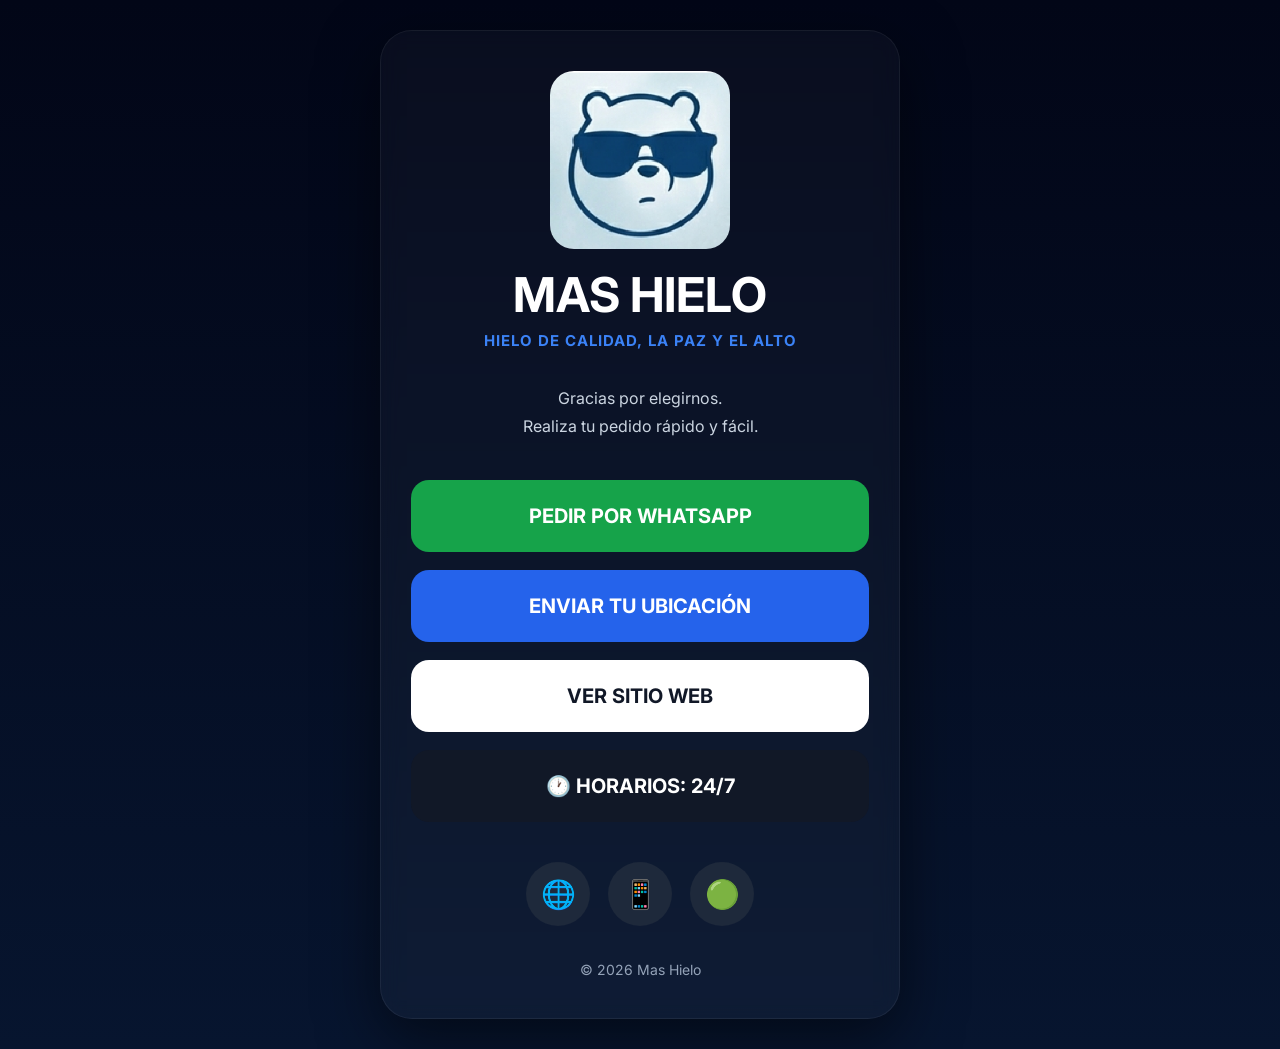
<file: qr/index.html>
<!DOCTYPE html>
<html lang="es">
<head>

  <meta charset="UTF-8">
  <meta name="viewport" content="width=device-width, initial-scale=1.0">
  <title>Mas Hielo QR - Pedí Ahora</title>
  <meta name="description" content="Pedí hielo sanitizado por WhatsApp. Entregas en La Paz y El Alto 24/7.">
  <meta name="robots" content="noindex, follow">
  <link rel="canonical" href="https://mashielo.com/qr/">

  <link rel="preload" href="https://fonts.googleapis.com/css2?family=Inter:wght@300;400;600;700;800&display=swap" as="style" onload="this.onload=null;this.rel='stylesheet'">
  <noscript><link rel="stylesheet" href="https://fonts.googleapis.com/css2?family=Inter:wght@300;400;600;700;800&display=swap"></noscript>

  <link rel="stylesheet" href="style.min.css">

  <link rel="manifest" href="../manifest.json">

  <meta name="theme-color" content="#2563eb">

</head>

<body>

  <div class="container">

    <div class="logo">
      <img src="logo.png" alt="Mas Hielo">
    </div>

    <h1>MAS HIELO</h1>

    <div class="subtitle">
      HIELO DE CALIDAD, LA PAZ Y EL ALTO
    </div>

    <p class="text">
      Gracias por elegirnos.<br>
      Realiza tu pedido rápido y fácil.
    </p>

    <a class="btn green"
    href="https://wa.me/59177784414">
      PEDIR POR WHATSAPP
    </a>

    <a class="btn blue"
    href="https://wa.me/59177784414?text=Hola,%20deseo%20realizar%20un%20pedido%20y%20compartir%20mi%20ubicación">
      ENVIAR TU UBICACIÓN
    </a>

    <a class="btn white"
    href="https://mashielo.com">
      VER SITIO WEB
    </a>

    <div class="btn dark" aria-label="Horarios de atención">
      🕐 HORARIOS: 24/7
    </div>

    <div class="socials">

      <a href="https://mashielo.com" aria-label="Sitio web">
        🌐
      </a>

      <a href="https://wa.me/59177784414" aria-label="WhatsApp">
        📱
      </a>

      <a href="https://wa.me/59177784414" aria-label="Estado de WhatsApp">
        🟢
      </a>

    </div>

    <div class="footer">
      © 2026 Mas Hielo
    </div>

  </div>

</body>
</html>
</file>
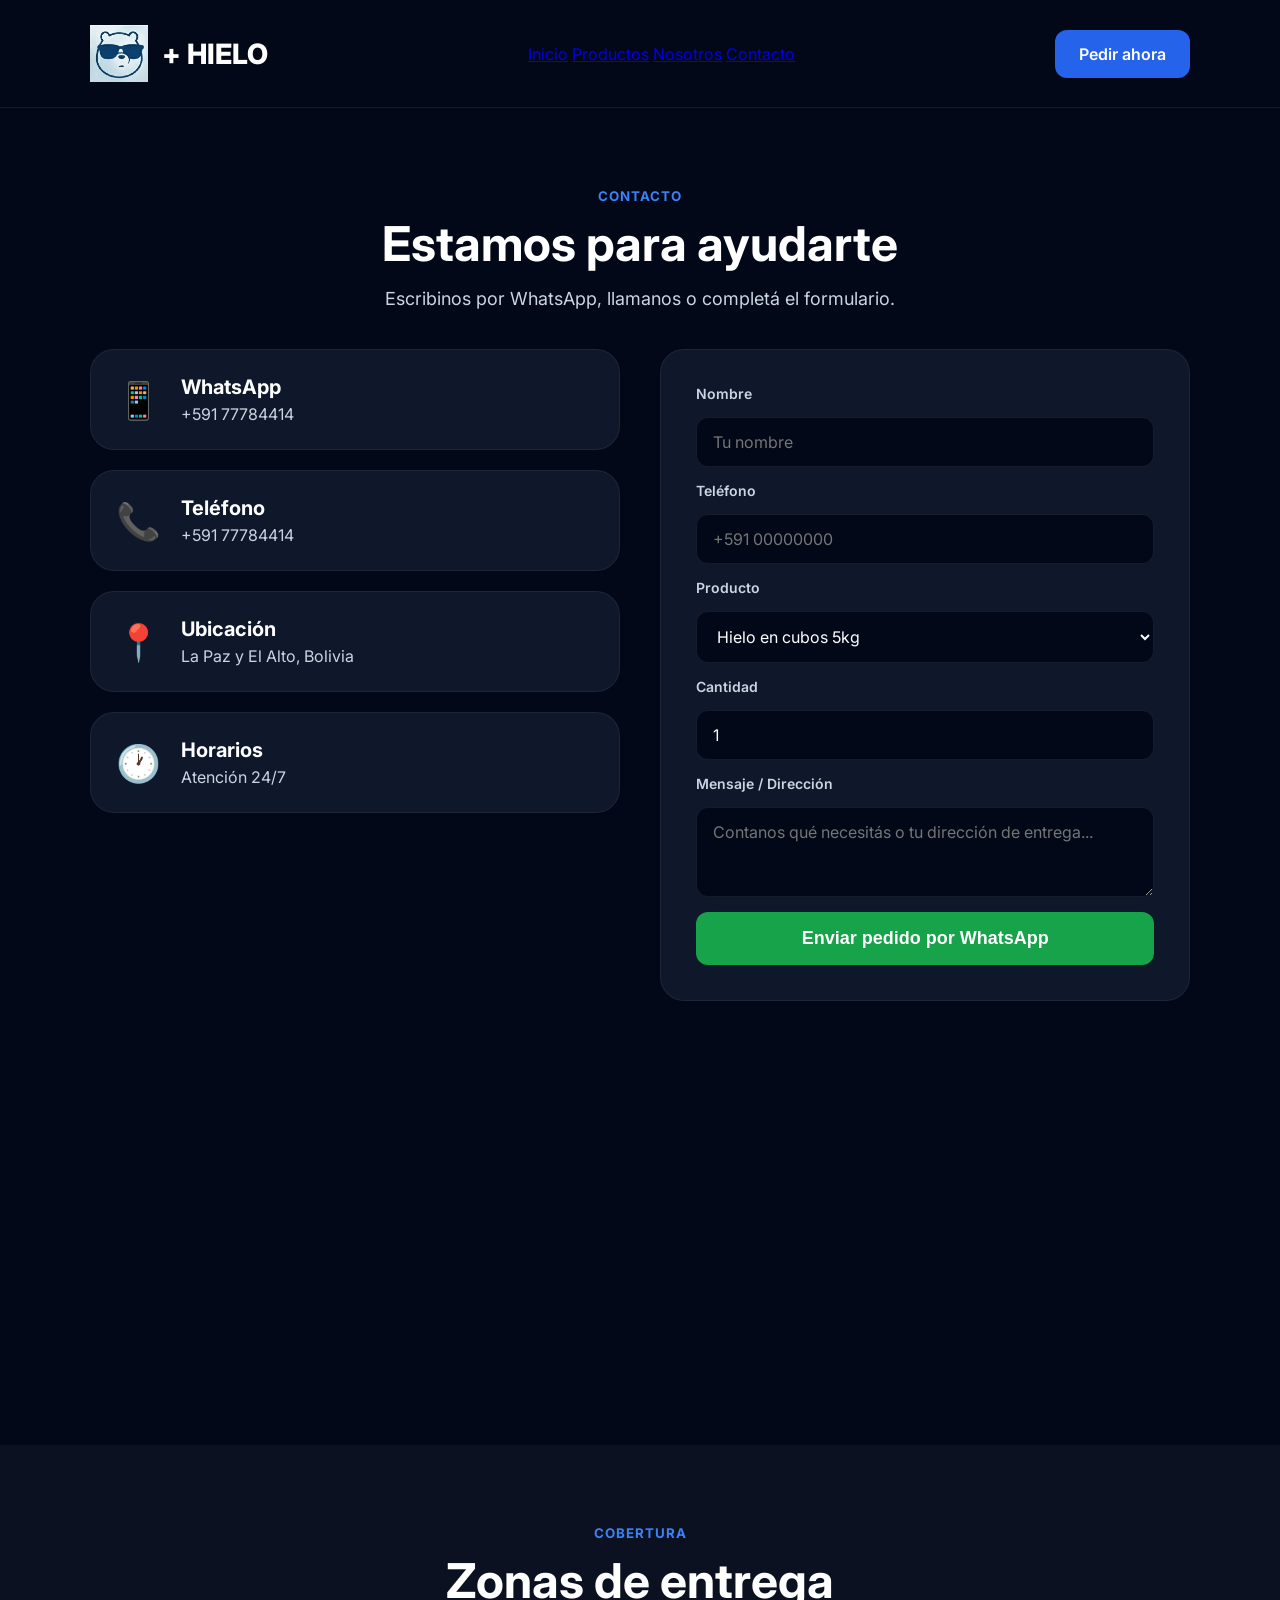
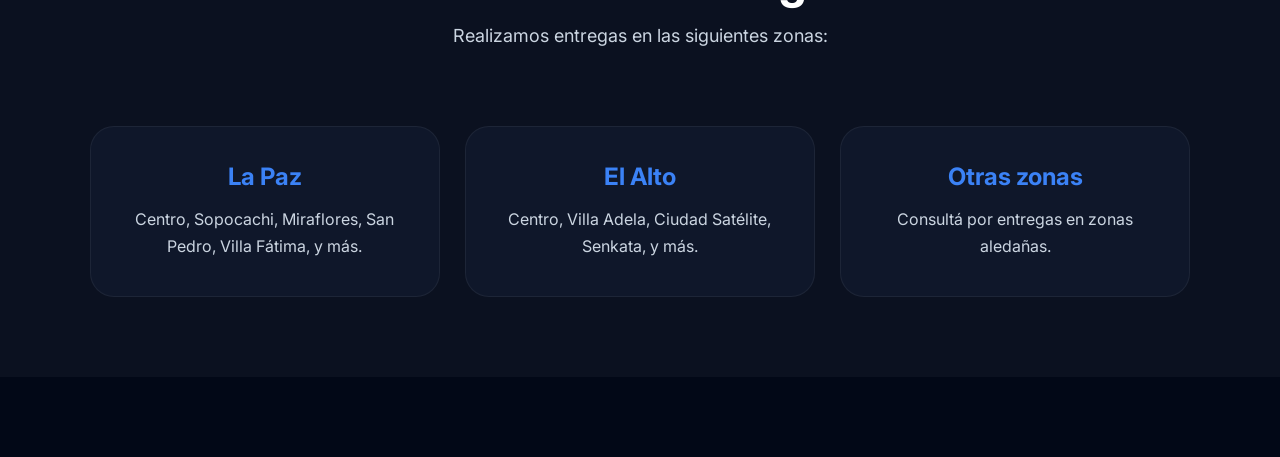
<file: contacto.html>
<!DOCTYPE html>
<html lang="es">
<head>

  <meta charset="UTF-8">
  <meta name="viewport" content="width=device-width, initial-scale=1.0">
  <title>Contacto - Mas Hielo</title>
  <meta name="description" content="Contactá con Mas Hielo. Pedí hielo sanitizado por WhatsApp o completá el formulario. Entregas en La Paz y El Alto 24/7.">
  <meta name="robots" content="index, follow">
  <link rel="canonical" href="https://mashielo.com/contacto.html">

  <meta property="og:type" content="website">
  <meta property="og:url" content="https://mashielo.com/contacto.html">
  <meta property="og:title" content="Contacto - Mas Hielo">
  <meta property="og:description" content="Contactá con Mas Hielo. Pedí hielo sanitizado por WhatsApp o completá el formulario.">
  <meta property="og:image" content="https://mashielo.com/logo.png">
  <meta property="og:locale" content="es_BO">

  <link rel="preload" href="https://fonts.googleapis.com/css2?family=Inter:wght@300;400;600;700;800&display=swap" as="style" onload="this.onload=null;this.rel='stylesheet'">
  <noscript><link rel="stylesheet" href="https://fonts.googleapis.com/css2?family=Inter:wght@300;400;600;700;800&display=swap"></noscript>

  <link rel="stylesheet" href="style.min.css">

  <link rel="manifest" href="../manifest.json">

  <meta name="theme-color" content="#2563eb">

</head>
<body>

<header>

  <div class="logo">

    <img src="../logo.png" alt="Mas Hielo">

    <span>+ HIELO</span>

  </div>

  <nav>
    <a href="../#inicio">Inicio</a>
    <a href="../#productos">Productos</a>
    <a href="../#nosotros">Nosotros</a>
    <a href="#contacto">Contacto</a>
  </nav>

  <a class="btn-nav" href="/qr">
    Pedir ahora
  </a>

</header>

<section class="contacto-page" id="contacto">

  <div class="section-header">

    <small>CONTACTO</small>

    <h2>Estamos para ayudarte</h2>

    <p>Escribinos por WhatsApp, llamanos o completá el formulario.</p>

  </div>

  <div class="contacto-layout">

    <div class="contacto-info">

      <a class="contacto-item" href="https://wa.me/59177784414">

        <div class="contacto-item-icon">📱</div>

        <div>

          <h3>WhatsApp</h3>

          <p>+591 77784414</p>

        </div>

      </a>

      <a class="contacto-item" href="tel:+59177784414">

        <div class="contacto-item-icon">📞</div>

        <div>

          <h3>Teléfono</h3>

          <p>+591 77784414</p>

        </div>

      </a>

      <div class="contacto-item">

        <div class="contacto-item-icon">📍</div>

        <div>

          <h3>Ubicación</h3>

          <p>La Paz y El Alto, Bolivia</p>

        </div>

      </div>

      <div class="contacto-item">

        <div class="contacto-item-icon">🕐</div>

        <div>

          <h3>Horarios</h3>

          <p>Atención 24/7</p>

        </div>

      </div>

    </div>

    <div class="contacto-form-wrapper">

      <form class="contacto-form" id="form-pedido">

        <label for="nombre">Nombre</label>

        <input type="text" id="nombre" placeholder="Tu nombre" required>

        <label for="telefono">Teléfono</label>

        <input type="tel" id="telefono" placeholder="+591 00000000" required>

        <label for="producto">Producto</label>

        <select id="producto">

          <option value="Hielo en cubos 5kg">Hielo en cubos 5kg</option>

          <option value="Hielo en bolsas 10kg">Hielo en bolsas 10kg</option>

          <option value="Hielo en escamas 20kg">Hielo en escamas 20kg</option>

          <option value="Otro">Otro</option>

        </select>

        <label for="cantidad">Cantidad</label>

        <input type="number" id="cantidad" min="1" value="1" required>

        <label for="mensaje">Mensaje / Dirección</label>

        <textarea id="mensaje" rows="3" placeholder="Contanos qué necesitás o tu dirección de entrega..." required></textarea>

        <button type="submit" class="btn-form">Enviar pedido por WhatsApp</button>

      </form>

    </div>

    <script>

      document.getElementById('form-pedido').addEventListener('submit', function(e) {

        e.preventDefault();

        const nombre = document.getElementById('nombre').value;

        const telefono = document.getElementById('telefono').value;

        const producto = document.getElementById('producto').value;

        const cantidad = document.getElementById('cantidad').value;

        const mensaje = document.getElementById('mensaje').value;

        const texto = `Hola, deseo realizar un pedido:%0A*Nombre:* ${encodeURIComponent(nombre)}%0A*Teléfono:* ${encodeURIComponent(telefono)}%0A*Producto:* ${encodeURIComponent(producto)}%0A*Cantidad:* ${encodeURIComponent(cantidad)}%0A*Mensaje/Dirección:* ${encodeURIComponent(mensaje)}`;

        window.open(`https://wa.me/59177784414?text=${texto}`, '_blank');

      });

    </script>

  </div>

  <div class="mapa-wrapper">

    <iframe

      src="https://www.openstreetmap.org/export/embed.html?bbox=-68.15%2C-16.55%2C-68.05%2C-16.48&layer=mapnik"

      title="Mapa La Paz y El Alto"

      loading="lazy">

    </iframe>

  </div>

  <div class="zonas-wrapper">

    <div class="section-header">

      <small>COBERTURA</small>

      <h2>Zonas de entrega</h2>

      <p>Realizamos entregas en las siguientes zonas:</p>

    </div>

    <div class="zonas-grid">

      <div class="zona">

        <h3>La Paz</h3>

        <p>Centro, Sopocachi, Miraflores, San Pedro, Villa Fátima, y más.</p>

      </div>

      <div class="zona">

        <h3>El Alto</h3>

        <p>Centro, Villa Adela, Ciudad Satélite, Senkata, y más.</p>

      </div>

      <div class="zona">

        <h3>Otras zonas</h3>

        <p>Consultá por entregas en zonas aledañas.</p>

      </div>

    </div>

  </div>

</section>

<script>

  if ('serviceWorker' in navigator) {

    navigator.serviceWorker.register('/sw.js');

  }

</script>

</body>
</html>
</file>
<file: qr/style.min.css>
*{margin:0;padding:0;box-sizing:border-box}body{font-family:'Inter',sans-serif;background:linear-gradient(to bottom,#020617,#07152f);color:white;min-height:100vh;min-height:100dvh;display:flex;justify-content:center;align-items:center;padding:30px;padding:max(30px, env(safe-area-inset-top)) max(30px, env(safe-area-inset-right)) max(30px, env(safe-area-inset-bottom)) max(30px, env(safe-area-inset-left))}.container{width:100%;max-width:520px;width:min(100%, 520px);text-align:center;background:rgba(255,255,255,.03);border:1px solid rgba(255,255,255,.06);border-radius:32px;padding:40px 30px;backdrop-filter:blur(10px);box-shadow:0 20px 60px rgba(0,0,0,.5)}.logo{text-align:center;margin-bottom:20px}.logo img{width:180px;max-width:60vw;height:auto;display:block;margin:0 auto;border-radius:24px}h1{font-size:48px;font-size:clamp(36px, 8vw, 48px);margin-bottom:10px;line-height:1.1}.subtitle{color:#3b82f6;font-weight:700;margin-bottom:35px;font-size:15px;letter-spacing:1px}.text{color:#cbd5e1;line-height:1.7;margin-bottom:40px;font-size:16px}.btn{display:flex;align-items:center;justify-content:center;width:100%;padding:24px;border-radius:18px;text-decoration:none;color:white;font-size:20px;font-weight:700;margin-bottom:18px;transition:.2s;min-height:56px;-webkit-tap-highlight-color:transparent}.btn:active{transform:scale(0.98)}.btn:hover{transform:translateY(-2px)}.green{background:#16a34a}.blue{background:#2563eb}.white{background:white;color:#111827}.dark{background:#111827;cursor:default;-webkit-tap-highlight-color:transparent}.socials{margin-top:40px;display:flex;justify-content:center;gap:18px}.socials a{width:64px;height:64px;border-radius:50%;background:#1e293b;display:flex;align-items:center;justify-content:center;text-decoration:none;color:white;font-size:28px;transition:.2s;-webkit-tap-highlight-color:transparent;min-height:56px;min-width:56px}.socials a:active{transform:scale(0.95)}.socials a:hover{transform:translateY(-2px)}.footer{margin-top:35px;color:#94a3b8;font-size:14px}@media(max-width:600px){.container{padding:30px 20px;border-radius:24px}h1{font-size:36px}.btn{font-size:18px;padding:22px;border-radius:16px}.logo img{width:150px;max-width:50vw}}
</file>
<file: style.min.css>
*{margin:0;padding:0;box-sizing:border-box}body{font-family:'Inter',system-ui,sans-serif;background:#020817;color:white}header{display:flex;justify-content:space-between;align-items:center;padding:25px 7%;border-bottom:1px solid rgba(255,255,255,.08);position:relative}.logo{display:flex;align-items:center;gap:14px;font-weight:800;font-size:28px}.logo img{width:58px}.menu-toggle{display:none;flex-direction:column;gap:5px;background:none;border:none;cursor:pointer;padding:8px;z-index:1001}.menu-toggle span{display:block;width:24px;height:2px;background:white;border-radius:2px;transition:.3s}.menu-toggle.active span:nth-child(1){transform:rotate(45deg) translate(5px,5px)}.menu-toggle.active span:nth-child(2){opacity:0}.menu-toggle.active span:nth-child(3){transform:rotate(-45deg) translate(5px,-5px)}.header-actions{display:flex;align-items:center;gap:30px}.header-actions nav{display:flex;gap:30px}.header-actions nav a{color:white;text-decoration:none;opacity:.8;transition:.2s}.header-actions nav a:hover{opacity:1;color:#3b82f6}.btn-nav{background:#2563eb;padding:14px 24px;border-radius:12px;text-decoration:none;color:white;font-weight:600;transition:.2s}.btn-nav:hover{background:#1d4ed8}.whatsapp-float{position:fixed;bottom:25px;right:25px;width:60px;height:60px;background:#25d366;border-radius:50%;display:flex;align-items:center;justify-content:center;color:white;box-shadow:0 4px 20px rgba(0,0,0,.4);z-index:999;transition:.2s;text-decoration:none}.whatsapp-float:hover{transform:scale(1.1);background:#20ba5a}.hero{display:grid;grid-template-columns:1fr 1fr;align-items:center;gap:50px;padding:80px 7%}.hero small{color:#3b82f6;font-weight:700;letter-spacing:1px}.hero h1{font-size:64px;line-height:1.05;margin:20px 0}.hero p{color:#cbd5e1;font-size:20px;line-height:1.7;max-width:600px}.btn-main{display:inline-block;margin-top:35px;background:#16a34a;color:white;text-decoration:none;padding:18px 32px;border-radius:14px;font-weight:700;transition:.2s}.btn-main:hover{background:#15803d;transform:translateY(-2px)}.hero-image img{width:100%;border-radius:30px;transition:.3s}.hero-image:hover img{transform:scale(1.02)}.section-header{text-align:center;padding:80px 7% 40px}.section-header small{color:#3b82f6;font-weight:700;letter-spacing:1px;display:block;margin-bottom:10px}.section-header h2{font-size:48px;margin-bottom:15px}.section-header p{color:#cbd5e1;font-size:18px;max-width:600px;margin:0 auto}.productos{padding:0 7% 80px}.productos-grid{display:grid;grid-template-columns:repeat(3,1fr);gap:25px}.producto{background:#0f172a;border:1px solid rgba(255,255,255,.06);padding:35px;border-radius:24px;text-align:center;transition:.2s}.producto:hover{transform:translateY(-6px);border-color:rgba(255,255,255,.12);box-shadow:0 20px 40px rgba(0,0,0,.3)}.producto-icon{font-size:48px;margin-bottom:20px}.producto h3{font-size:28px;margin-bottom:15px}.producto p{color:#cbd5e1;line-height:1.7;margin-bottom:20px}.precio{font-size:32px;font-weight:800;color:#16a34a;margin-bottom:20px}.precio span{font-size:16px;color:#94a3b8;font-weight:400}.btn-producto{display:inline-block;background:#2563eb;color:white;text-decoration:none;padding:14px 28px;border-radius:12px;font-weight:700;transition:.2s}.btn-producto:hover{background:#1d4ed8;transform:translateY(-2px)}.calculadora{padding:0 7% 80px}.calculadora-box{background:#0f172a;border:1px solid rgba(255,255,255,.06);border-radius:24px;padding:40px;max-width:600px;margin:0 auto}.calculadora-form{display:flex;flex-direction:column;gap:15px}.calculadora-form label{font-size:14px;color:#cbd5e1;font-weight:600}.calculadora-form select,.calculadora-form input{background:#020817;border:1px solid rgba(255,255,255,.08);border-radius:12px;padding:14px 16px;color:white;font-family:'Inter',sans-serif;font-size:16px;outline:none}.calculadora-form select:focus,.calculadora-form input:focus{border-color:#2563eb}.btn-calcular{background:#2563eb;color:white;border:none;padding:16px;border-radius:12px;font-size:18px;font-weight:700;cursor:pointer;transition:.2s}.btn-calcular:hover{background:#1d4ed8}.calc-resultado{animation:fadeIn .3s ease}.calc-total{display:flex;justify-content:space-between;align-items:center;padding:20px;background:#020817;border-radius:16px;font-size:20px;color:#cbd5e1}.calc-total strong{color:#16a34a;font-size:36px}.btn-calculadora{display:block;background:#16a34a;color:white;text-decoration:none;padding:18px;border-radius:14px;font-size:20px;font-weight:700;text-align:center;transition:.2s}.btn-calculadora:hover{background:#15803d;transform:translateY(-2px)}@keyframes fadeIn{from{opacity:0;transform:translateY(10px)}to{opacity:1;transform:translateY(0)}}.nosotros{padding:80px 7%;background:#0b1120}.nosotros-content{display:grid;grid-template-columns:1fr 1fr;gap:60px;align-items:center}.nosotros-text small{color:#3b82f6;font-weight:700;letter-spacing:1px;display:block;margin-bottom:10px}.nosotros-text h2{font-size:48px;margin-bottom:20px}.nosotros-text p{color:#cbd5e1;font-size:18px;line-height:1.7;margin-bottom:25px}.nosotros-text ul{list-style:none}.nosotros-text li{padding:10px 0;border-bottom:1px solid rgba(255,255,255,.06);color:#cbd5e1}.nosotros-text li:last-child{border-bottom:none}.nosotros-image img{width:100%;border-radius:30px}.testimonios{padding:0 7% 80px}.testimonios-grid{display:grid;grid-template-columns:repeat(3,1fr);gap:25px}.testimonio{background:#0f172a;border:1px solid rgba(255,255,255,.06);padding:35px;border-radius:24px;transition:.2s}.testimonio:hover{transform:translateY(-4px);border-color:rgba(255,255,255,.12);box-shadow:0 10px 30px rgba(0,0,0,.3)}.testimonio p{color:#cbd5e1;font-size:18px;line-height:1.7;margin-bottom:20px;font-style:italic}.testimonio-author{color:#3b82f6;font-weight:700}.contacto{padding:80px 7%;background:#0b1120}.contacto-grid{display:grid;grid-template-columns:repeat(3,1fr);gap:25px;margin-top:40px}.contacto-card{background:#0f172a;border:1px solid rgba(255,255,255,.06);padding:35px;border-radius:24px;text-align:center;text-decoration:none;color:white;transition:.2s}.contacto-card:hover{transform:translateY(-6px);border-color:#2563eb;box-shadow:0 20px 40px rgba(0,0,0,.3)}.contacto-icon{font-size:48px;margin-bottom:15px}.contacto-card h3{font-size:24px;margin-bottom:10px}.contacto-card p{color:#cbd5e1;font-size:18px}.contacto-page{padding:0 0 80px}.contacto-layout{display:grid;grid-template-columns:1fr 1fr;gap:40px;padding:0 7% 40px}.contacto-info{display:flex;flex-direction:column;gap:20px}.contacto-item{display:flex;align-items:center;gap:20px;background:#0f172a;border:1px solid rgba(255,255,255,.06);padding:25px;border-radius:24px;text-decoration:none;color:white;transition:.2s}.contacto-item:hover{border-color:#2563eb}.contacto-item-icon{font-size:36px}.contacto-item h3{font-size:20px;margin-bottom:5px}.contacto-item p{color:#cbd5e1;font-size:16px}.contacto-form-wrapper{background:#0f172a;border:1px solid rgba(255,255,255,.06);padding:35px;border-radius:24px}.contacto-form{display:flex;flex-direction:column;gap:15px}.contacto-form label{font-size:14px;color:#cbd5e1;font-weight:600}.contacto-form input,.contacto-form select,.contacto-form textarea{background:#020817;border:1px solid rgba(255,255,255,.08);border-radius:12px;padding:14px 16px;color:white;font-family:'Inter',sans-serif;font-size:16px;outline:none}.contacto-form input:focus,.contacto-form select:focus,.contacto-form textarea:focus{border-color:#2563eb}.btn-form{background:#16a34a;color:white;border:none;padding:16px;border-radius:12px;font-size:18px;font-weight:700;cursor:pointer;transition:.2s}.btn-form:hover{background:#15803d}.mapa-wrapper{padding:0 7%}.mapa-wrapper iframe{width:100%;height:400px;border:none;border-radius:24px}.zonas-wrapper{padding:0 7% 80px;background:#0b1120}.zonas-grid{display:grid;grid-template-columns:repeat(3,1fr);gap:25px;margin-top:40px}.zona{background:#0f172a;border:1px solid rgba(255,255,255,.06);padding:35px;border-radius:24px;text-align:center}.zona h3{font-size:24px;margin-bottom:15px;color:#3b82f6}.zona p{color:#cbd5e1;line-height:1.7}footer{border-top:1px solid rgba(255,255,255,.08);padding:30px;text-align:center;color:#94a3b8}@media(max-width:950px){.menu-toggle{display:flex}.header-actions{position:fixed;top:0;right:-100%;width:280px;height:100vh;background:#020817;flex-direction:column;justify-content:center;gap:40px;padding:40px;transition:.3s;border-left:1px solid rgba(255,255,255,.08);z-index:1000}.header-actions.open{right:0}.header-actions nav{flex-direction:column;gap:20px;font-size:20px}.header-actions nav a{opacity:1}.btn-nav{width:100%;text-align:center}.hero{grid-template-columns:1fr}.hero h1{font-size:48px}.productos-grid,.testimonios-grid,.contacto-grid,.zonas-grid{grid-template-columns:1fr}.nosotros-content{grid-template-columns:1fr}.contacto-layout{grid-template-columns:1fr}.section-header h2{font-size:36px}}
</file>
